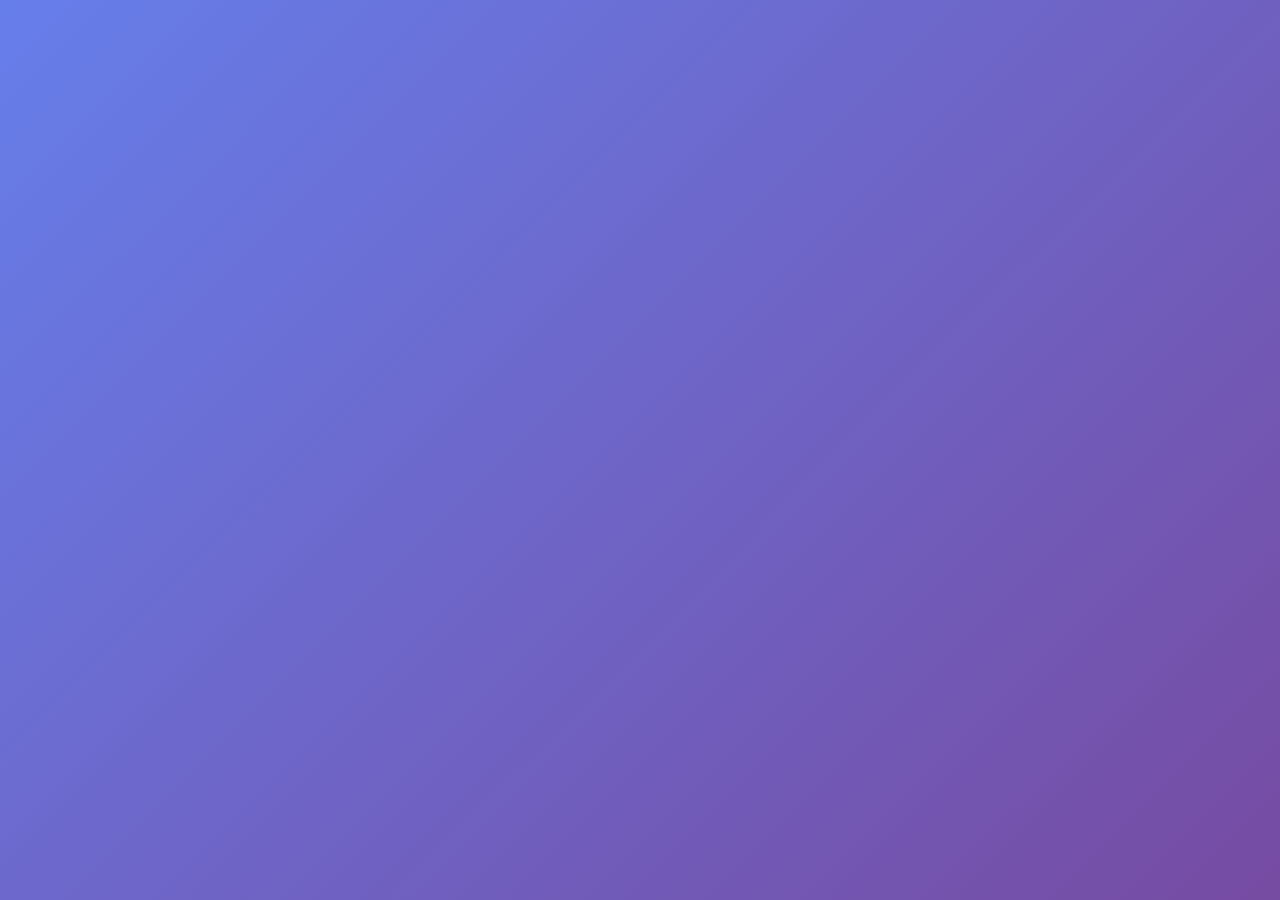
<file: login-signup(React)/index.html>
<!DOCTYPE html>
<html lang="en">
  <head>
    <meta charset="UTF-8" />
    <title>Login / Signup</title>
    <link rel="stylesheet" href="style.css" />
  </head>
  <body>
    <div id="root"></div>
    <script type="module" src="./index.js"></script>
  </body>
</html>
</file>
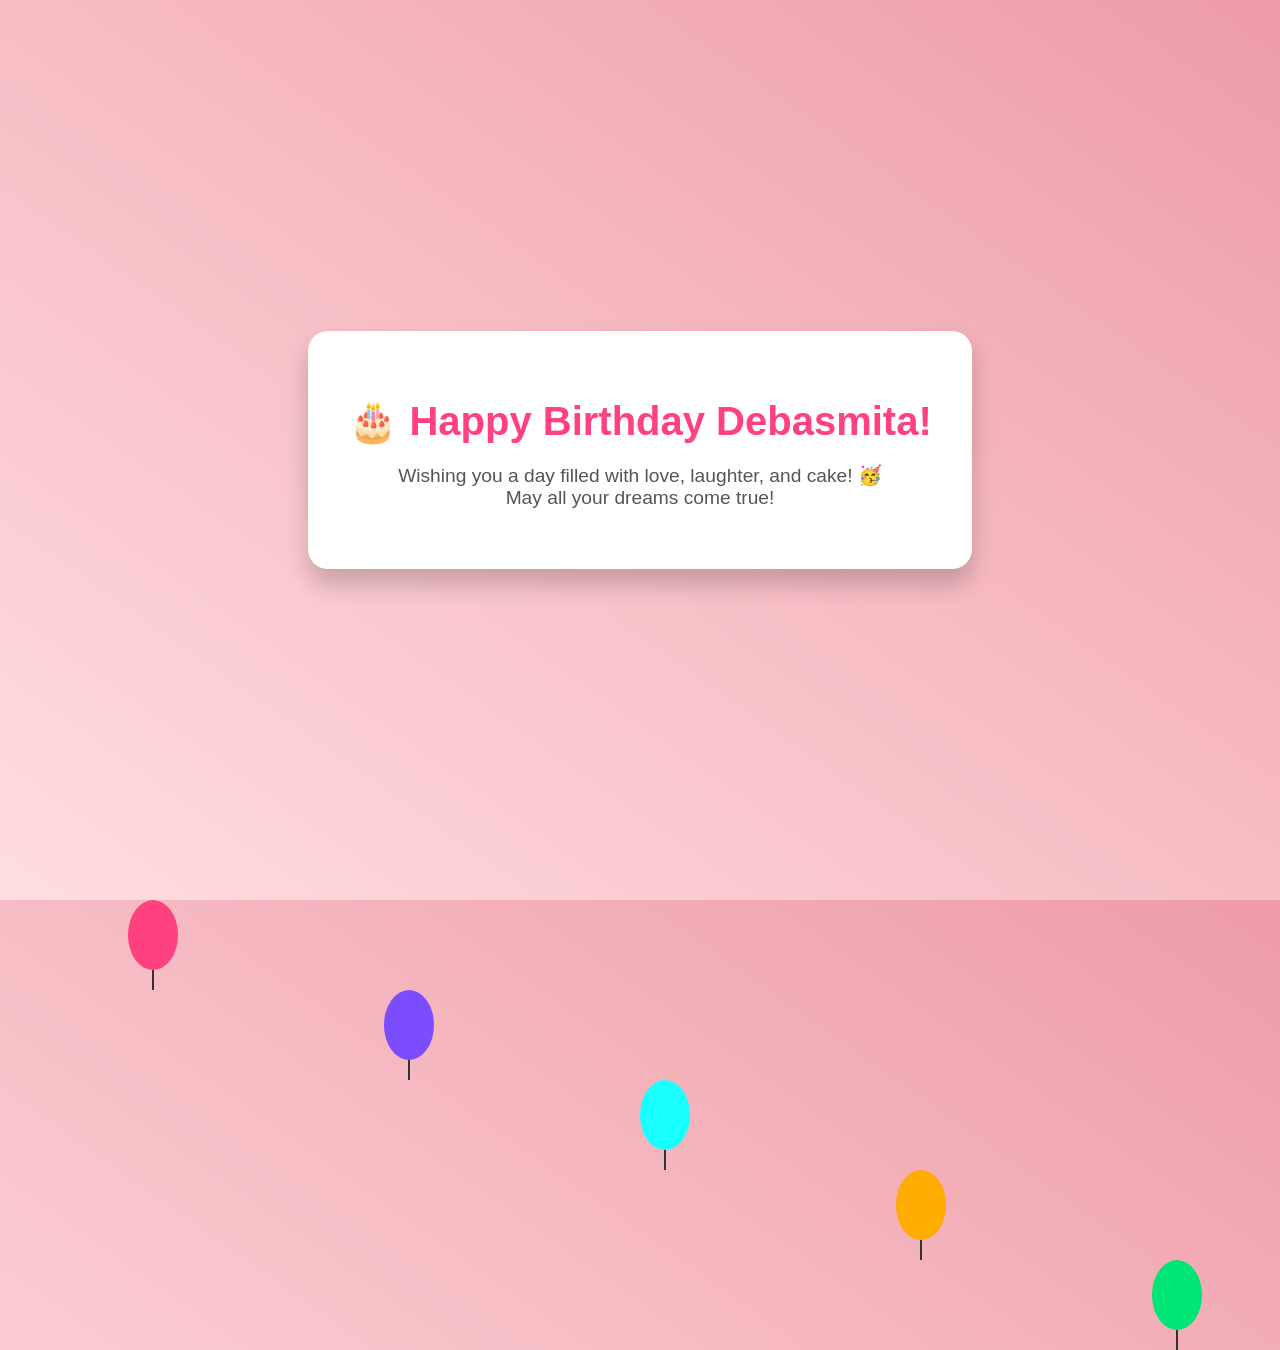
<file: birthdaycard.html>
<!DOCTYPE html>
<html lang="en">
<head>
  <meta charset="UTF-8">
  <title>Birthday Card</title>
  <style>
    body {
      margin: 0;
      font-family: 'Segoe UI', sans-serif;
      background: linear-gradient(to top right, #ffdde1, #ee9ca7);
      overflow: hidden;
      display: flex;
      align-items: center;
      justify-content: center;
      height: 100vh;
    }

    .card {
      background-color: #fff;
      padding: 40px;
      border-radius: 20px;
      box-shadow: 0 15px 25px rgba(0,0,0,0.2);
      text-align: center;
      animation: zoomIn 1.2s ease-out;
      position: relative;
      z-index: 10;
    }

    .card h1 {
      font-size: 2.5em;
      margin-bottom: 10px;
      color: #ff4081;
    }

    .card p {
      font-size: 1.2em;
      color: #555;
    }

    .balloon {
      position: absolute;
      width: 50px;
      height: 70px;
      background: #ff4081;
      border-radius: 50% 50% 50% 50%;
      animation: float 4s infinite ease-in-out;
    }

    .balloon::after {
      content: '';
      position: absolute;
      bottom: -20px;
      left: 50%;
      width: 2px;
      height: 20px;
      background: #333;
      transform: translateX(-50%);
    }

    .balloon:nth-child(1) {
      background: #ff4081;
      left: 10%;
      top: 100%;
      animation-delay: 0s;
    }

    .balloon:nth-child(2) {
      background: #7c4dff;
      left: 30%;
      top: 110%;
      animation-delay: 1s;
    }

    .balloon:nth-child(3) {
      background: #18ffff;
      left: 50%;
      top: 120%;
      animation-delay: 2s;
    }

    .balloon:nth-child(4) {
      background: #ffab00;
      left: 70%;
      top: 130%;
      animation-delay: 3s;
    }

    .balloon:nth-child(5) {
      background: #00e676;
      left: 90%;
      top: 140%;
      animation-delay: 4s;
    }

    @keyframes zoomIn {
      from {
        transform: scale(0.6);
        opacity: 0;
      }
      to {
        transform: scale(1);
        opacity: 1;
      }
    }

    @keyframes float {
      0% {
        transform: translateY(0) rotate(0deg);
      }
      50% {
        transform: translateY(-300px) rotate(10deg);
      }
      100% {
        transform: translateY(-600px) rotate(-10deg);
      }
    }

  </style>
</head>
<body>
  <!-- Balloons -->
  <div class="balloon"></div>
  <div class="balloon"></div>
  <div class="balloon"></div>
  <div class="balloon"></div>
  <div class="balloon"></div>

  <!-- Card -->
  <div class="card">
    <h1>🎂 Happy Birthday Debasmita!</h1>
    <p>Wishing you a day filled with love, laughter, and cake! 🥳<br>May all your dreams come true!</p>
  </div>
</body>
</html>
</file>
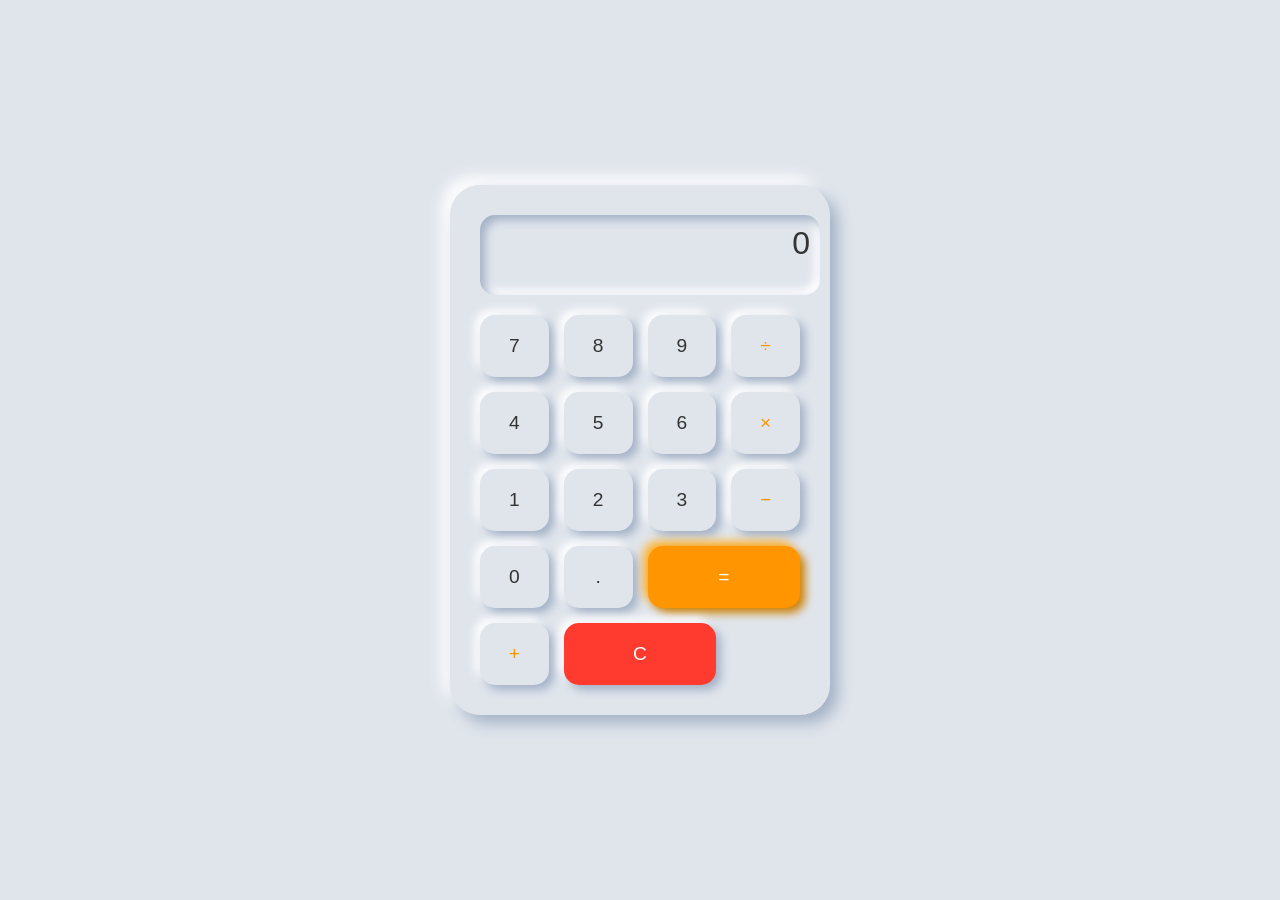
<file: calculator.html>
<!DOCTYPE html>
<html lang="en">
<head>
  <meta charset="UTF-8" /><meta name="viewport" content="width=device-width, initial-scale=1.0" />
  <title> Calculator</title>
  <style>
    body {
      display: flex; justify-content: center; align-items: center;
      height: 100vh; margin: 0;
      background: #e0e5ec;
      font-family: 'Segoe UI', sans-serif;
    }
    .calc {
      background: #e0e5ec;
      border-radius: 30px;
      box-shadow:
        8px 8px 15px #a3b1c6,
        -8px -8px 15px #ffffff;
      padding: 30px;
      width: 320px;
    }
    .display {
      width: 100%;
      height: 60px;
      margin-bottom: 20px;
      border-radius: 15px;
      background: #e0e5ec;
      box-shadow: inset 5px 5px 10px #a3b1c6, inset -5px -5px 10px #ffffff;
      text-align: right;
      font-size: 2rem;
      padding: 10px;
      color: #333;
    }
    .buttons {
      display: grid;
      grid-template-columns: repeat(4, 1fr);
      gap: 15px;
    }
    button {
      padding: 20px;
      font-size: 1.2rem;
      border: none;
      border-radius: 15px;
      background: #e0e5ec;
      box-shadow: 5px 5px 10px #a3b1c6, -5px -5px 10px #ffffff;
      cursor: pointer;
      transition: all .2s;
      color: #333;
    }
    button:active {
      box-shadow: inset 5px 5px 10px #a3b1c6, inset -5px -5px 10px #ffffff;
    }
    .operator { color: #ff9500; }
    .equal {
      grid-column: span 2;
      background: #ff9500;
      color: white;
      box-shadow: 5px 5px 10px #cc7f00, -5px -5px 10px #ffb533;
    }
    .equal:active {
      background: #cc7f00;
    }
    .clear { grid-column: span 2; background: #ff3b30; color: white; }
    .clear:active { background: #c32a1f; }
    @media (max-width: 350px) {
      .calc { width: 90%; }
      button { padding: 15px; font-size: 1rem; }
    }
  </style>
</head>
<body>
  <div class="calc">
    <div id="display" class="display">0</div>
    <div class="buttons">
      <button onclick="press('7')">7</button>
      <button onclick="press('8')">8</button>
      <button onclick="press('9')">9</button>
      <button class="operator" onclick="press('/')">÷</button>
      <button onclick="press('4')">4</button>
      <button onclick="press('5')">5</button>
      <button onclick="press('6')">6</button>
      <button class="operator" onclick="press('*')">×</button>
      <button onclick="press('1')">1</button>
      <button onclick="press('2')">2</button>
      <button onclick="press('3')">3</button>
      <button class="operator" onclick="press('-')">−</button>
      <button onclick="press('0')">0</button>
      <button onclick="press('.')">.</button>
      <button class="equal" onclick="calculate()">=</button>
      <button class="operator" onclick="press('+')">+</button>
      <button class="clear" onclick="clearDisplay()">C</button>
    </div>
  </div>

  <script>
    let current = '';
    function press(val) {
      if (current === '0' && val !== '.') current = val;
      else current += val;
      document.getElementById('display').innerText = current;
    }
    function clearDisplay() {
      current = '';
      document.getElementById('display').innerText = '0';
    }
    function calculate() {
      try {
        current = String(eval(current));
        document.getElementById('display').innerText = current;
      } catch {
        document.getElementById('display').innerText = 'Error';
        current = '';
      }
    }
  </script>
</body>
</html>
</file>
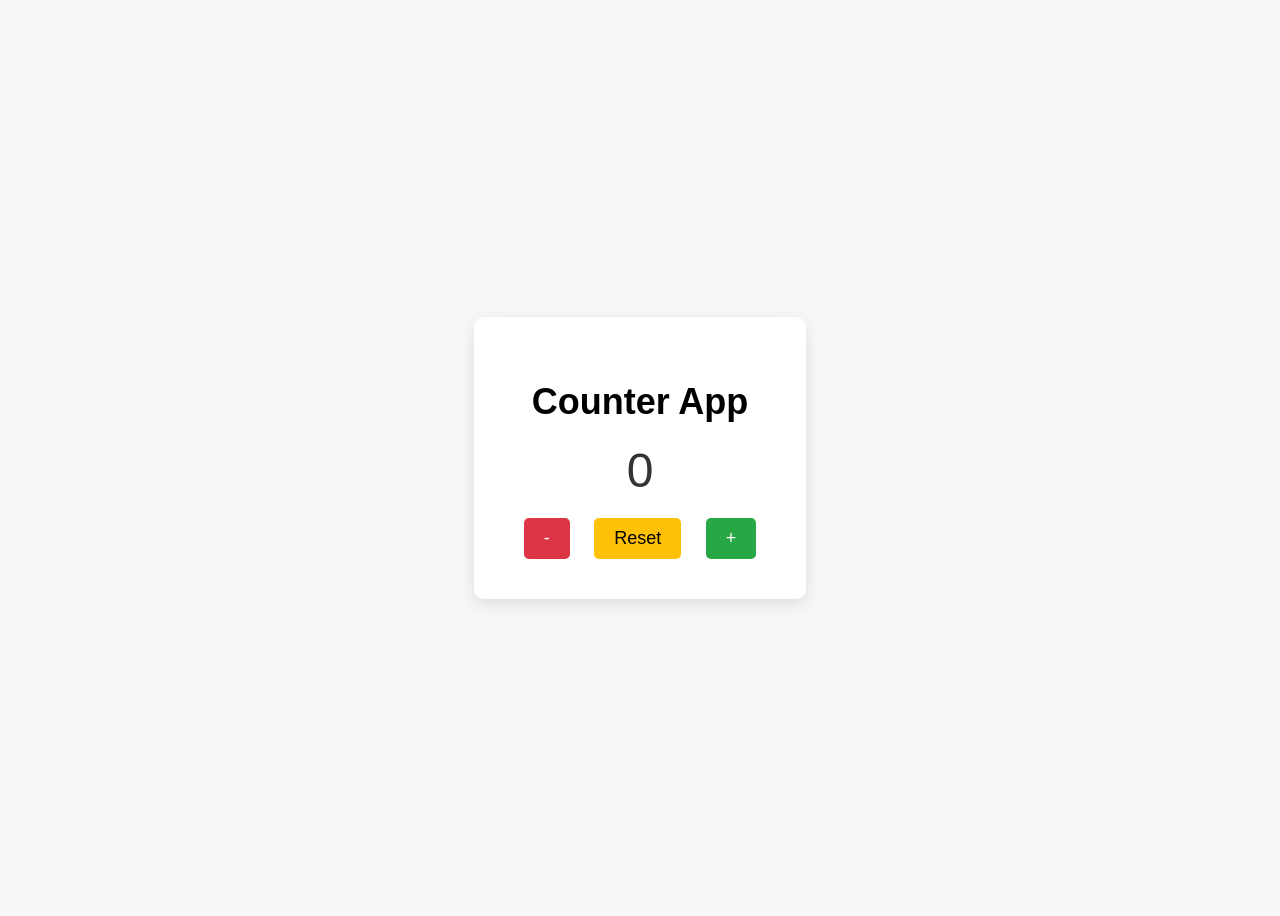
<file: counter.html>
<!DOCTYPE html>
<html lang="en">
<head>
  <meta charset="UTF-8">
  <title>Counter App</title>
  <style>
    body {
      background: #f7f7f7;
      font-family: 'Segoe UI', sans-serif;
      display: flex;
      justify-content: center;
      align-items: center;
      height: 100vh;
    }

    .counter-container {
      background: #fff;
      padding: 40px;
      border-radius: 10px;
      box-shadow: 0 5px 15px rgba(0,0,0,0.1);
      text-align: center;
    }

    h1 {
      font-size: 36px;
      margin-bottom: 20px;
    }

    #count {
      font-size: 48px;
      color: #333;
      margin: 20px 0;
    }

    .btn-group button {
      padding: 10px 20px;
      margin: 0 10px;
      font-size: 18px;
      border: none;
      border-radius: 5px;
      cursor: pointer;
      transition: 0.3s;
    }

    .increase {
      background: #28a745;
      color: white;
    }

    .decrease {
      background: #dc3545;
      color: white;
    }

    .reset {
      background: #ffc107;
      color: black;
    }

    .btn-group button:hover {
      opacity: 0.85;
    }
  </style>
</head>
<body>

  <div class="counter-container">
    <h1>Counter App</h1>
    <div id="count">0</div>
    <div class="btn-group">
      <button class="decrease" onclick="changeCount(-1)">-</button>
      <button class="reset" onclick="resetCount()">Reset</button>
      <button class="increase" onclick="changeCount(1)">+</button>
    </div>
  </div>

  <script>
    let count = 0;

    function changeCount(amount) {
      count += amount;
      updateDisplay();
    }

    function resetCount() {
      count = 0;
      updateDisplay();
    }

    function updateDisplay() {
      document.getElementById("count").textContent = count;
    }
  </script>

</body>
</html>
</file>
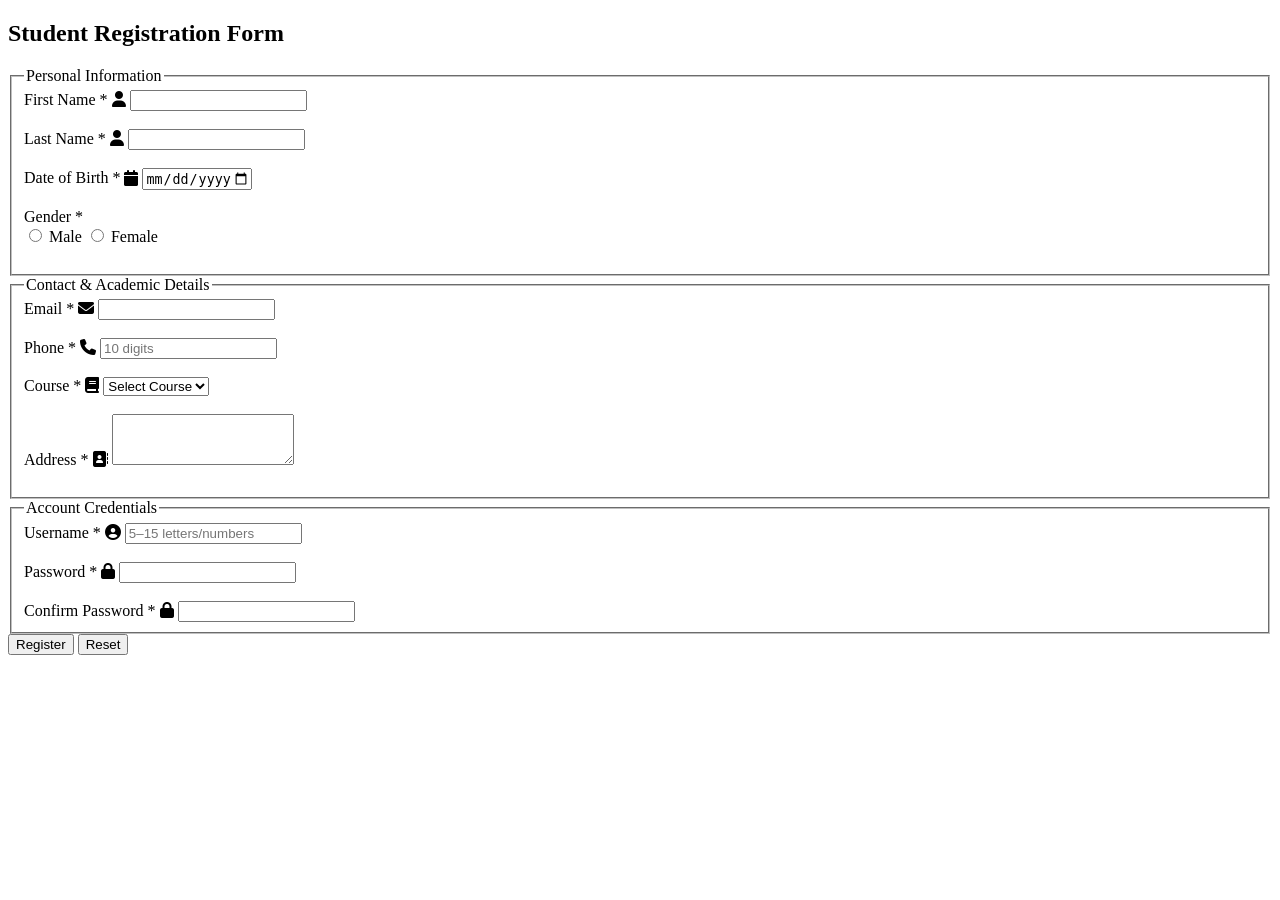
<file: form.html>
<!DOCTYPE html>
<html lang="en">
<head>
  <meta charset="UTF-8">
  <title>Student Registration Form</title>
  <meta name="viewport" content="width=device-width,initial-scale=1">
  <link rel="stylesheet"
    href="https://cdnjs.cloudflare.com/ajax/libs/font-awesome/6.2.1/css/all.min.css">

</head>
<body>

<div class="container">
  <h2>Student Registration Form</h2>
  <form id="regForm" action="/submit_registration" method="post">
    <!-- Personal Info -->
    <fieldset>
      <legend>Personal Information</legend>

      <div class="field">
        <label for="firstName">First Name *</label>
        <i class="fa fa-user icon"></i>
        <input type="text" id="firstName" name="firstName" required>
      </div>
<br>
      <div class="field">
        <label for="lastName">Last Name *</label>
        <i class="fa fa-user icon"></i>
        <input type="text" id="lastName" name="lastName" required>
      </div>
     <br>

      <div class="field">
        <label for="dob">Date of Birth *</label>
        <i class="fa fa-calendar icon"></i>
        <input type="date" id="dob" name="dob" max="2015-12-31" required>
      </div>
<br>
      <div class="field">
        <label>Gender *</label>
        <div>
          <label><input type="radio" name="gender" value="male" required> Male</label>
          <label><input type="radio" name="gender" value="female"> Female</label>
        </div>
        <br>
      </div>
    </fieldset>

    <!-- Contact & Academic -->
    <fieldset>
      <legend>Contact & Academic Details</legend>

      <div class="field">
        <label for="email">Email *</label>
        <i class="fa fa-envelope icon"></i>
        <input type="email" id="email" name="email" required>
      </div>
      <br>

      <div class="field">
        <label for="phone">Phone *</label>
        <i class="fa fa-phone icon"></i>
        <input type="tel" id="phone" name="phone" pattern="\\d{10}" required placeholder="10 digits">
      </div>
     <br>

      <div class="field">
        <label for="course">Course *</label>
        <i class="fa fa-book icon"></i>
        <select id="course" name="course" required>
          <option value="">Select Course</option>
          <option value="BTech">B.Tech</option>
          <option value="BCA">BCA</option>
          <option value="MCA">MCA</option>
          <option value="MBA">MBA</option>
        </select>
      </div>
      <br>

      <div class="field">
        <label for="address">Address *</label>
        <i class="fa fa-address-book icon"></i>
        <textarea id="address" name="address" rows="3" required></textarea>
      </div>
      <br>
    </fieldset>

    <!-- Credentials -->
    <fieldset>
      <legend>Account Credentials</legend>

      <div class="field">
        <label for="username">Username *</label>
        <i class="fa fa-user-circle icon"></i>
        <input type="text" id="username" name="username" required pattern="[A-Za-z0-9]{5,15}" placeholder="5–15 letters/numbers">
      </div>
      <br>

      <div class="field">
        <label for="password">Password *</label>
        <i class="fa fa-lock icon"></i>
        <input type="password" id="password" name="password" required minlength="8">
      </div>
      <br>

      <div class="field">
        <label for="confirm">Confirm Password *</label>
        <i class="fa fa-lock icon"></i>
        <input type="password" id="confirm" name="confirm" required>
      </div>
    
    </fieldset>

    <div class="submit-buttons">
      <button type="submit" class="submit">Register</button>
      <button type="reset" class="reset">Reset</button>
    </div>
  </form>
</div>
</body>
</html>
</file>
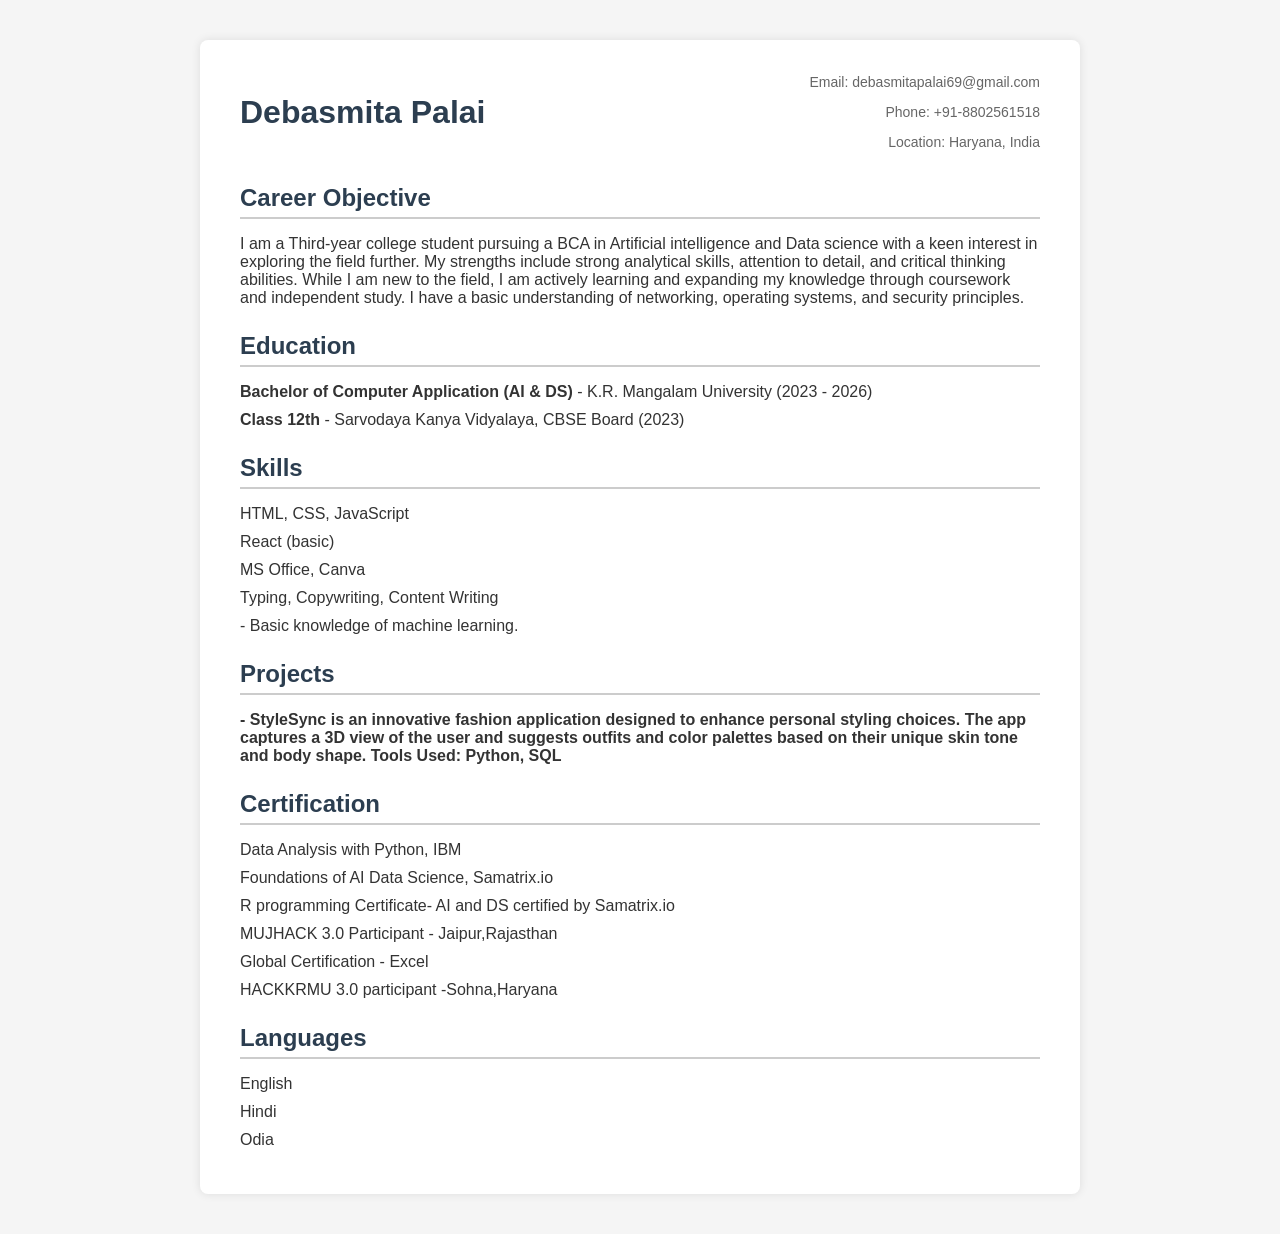
<file: resume.html>
<!DOCTYPE html>
<html lang="en">
<head>
  <meta charset="UTF-8">
  <title>My Resume</title>
  <style>
    body {
      font-family: Arial, sans-serif;
      margin: 40px;
      background-color: #f5f5f5;
      color: #333;
    }

    .container {
      max-width: 800px;
      margin: auto;
      background: white;
      padding: 20px 40px;
      box-shadow: 0 0 10px rgba(0,0,0,0.1);
      border-radius: 8px;
    }

    h1, h2 {
      color: #2c3e50;
    }

    .section {
      margin-bottom: 25px;
    }

    .section h2 {
      border-bottom: 2px solid #ccc;
      padding-bottom: 5px;
      margin-bottom: 15px;
    }

    ul {
      list-style: none;
      padding: 0;
    }

    li {
      margin-bottom: 10px;
    }

    .bold {
      font-weight: bold;
    }

    .contact {
      text-align: right;
      font-size: 14px;
      color: #666;
    }

    .name {
      display: flex;
      justify-content: space-between;
      align-items: center;
    }

  </style>
</head>
<body>
  <div class="container">
    <div class="name">
      <h1>Debasmita Palai</h1>
      <div class="contact">
        <p>Email: debasmitapalai69@gmail.com</p>
        <p>Phone: +91-8802561518</p>
        <p>Location: Haryana, India</p>
      </div>
    </div>

    <div class="section">
      <h2> Career Objective</h2>
      <p>I am a Third-year college student pursuing a BCA in Artificial intelligence and Data science with a keen interest
in exploring the field further. My strengths include strong analytical skills, attention to detail, and critical thinking
abilities. While I am new to the field, I am actively learning and expanding my knowledge through coursework
and independent study. I have a basic understanding of networking, operating systems, and security principles.</p>
    </div>

    <div class="section">
      <h2>Education</h2>
      <ul>
        <li><span class="bold">Bachelor of Computer Application (AI & DS)</span> - K.R. Mangalam University (2023 - 2026)</li>
        <li><span class="bold">Class 12th</span> - Sarvodaya Kanya Vidyalaya, CBSE Board (2023)</li>
      </ul>
    </div>

    <div class="section">
      <h2>Skills</h2>
      <ul>
        <li>HTML, CSS, JavaScript</li>
        <li>React (basic)</li>
        <li>MS Office, Canva</li>
        <li>Typing, Copywriting, Content Writing</li>
        <li> - Basic knowledge of machine learning.</li>
      </ul>
    </div>

    <div class="section">
      <h2>Projects</h2>
      <ul>
        <li><span class="bold"> - StyleSync is an innovative fashion application designed to enhance personal styling choices. The app
captures a 3D view of the user and suggests outfits and color palettes based on their unique skin tone and
body shape.
Tools Used: Python, SQL</li>
    
        
      </ul>
    </div>

    <div class="section">
      <h2>Certification</h2>
      <ul>
        <li>Data Analysis with Python, IBM</li>
        <li>Foundations of AI Data Science, Samatrix.io</li>
        <li>R programming Certificate- AI and DS certified by Samatrix.io</li>
        <li>MUJHACK 3.0 Participant - Jaipur,Rajasthan</li>
        <li>Global Certification - Excel</li>
        <li>HACKKRMU 3.0 participant -Sohna,Haryana</li>
      </ul>
    </div>

    <div class="section">
      <h2>Languages</h2>
      <ul>
        <li>English</li>
        <li>Hindi</li>
        <li>Odia</li>
      </ul>
    </div>
  </div>
</body>
</html>
</file>
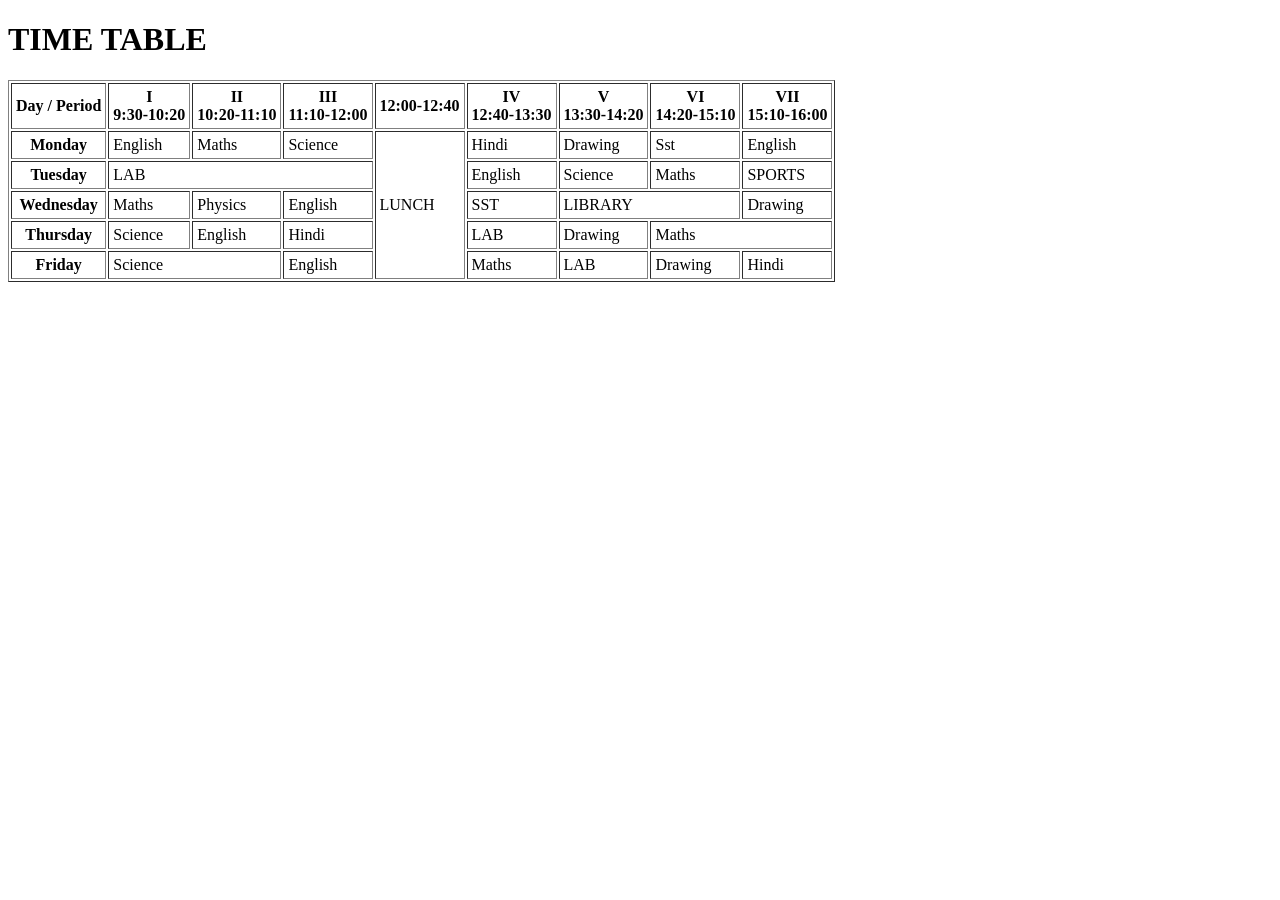
<file: table.html>
<!DOCTYPE html>
<html lang="en">
<head>
  <meta charset="UTF-8">
  <meta name="viewport" content="width=device-width, initial-scale=1">
  <title>TIME TABLE</title>
</head>
<body>
  <h1>TIME TABLE</h1>
  <table border="1" cellpadding="4" cellspacing="2">
    <tr>
      <th>Day / Period</th>
      <th>I<br>9:30-10:20</th>
      <th>II<br>10:20-11:10</th>
      <th>III<br>11:10-12:00</th>
      <th>12:00-12:40</th>
      <th>IV<br>12:40-13:30</th>
      <th>V<br>13:30-14:20</th>
      <th>VI<br>14:20-15:10</th>
      <th>VII<br>15:10-16:00</th>
    </tr>
    <tr>
      <th>Monday</th>
      <td class="subject">English</td>
      <td class="subject">Maths</td>
      <td class="subject">Science</td>
      <td rowspan="5" class="lunch">LUNCH</td>
      <td class="subject">Hindi</td>
      <td class="subject">Drawing</td>
      <td class="subject">Sst</td>
      <td class="subject">English</td>
    </tr>
    <tr>
      <th>Tuesday</th>
      <td colspan="3" class="subject">LAB</td>
      <td class="subject">English</td>
      <td class="subject">Science</td>
      <td class="subject">Maths</td>
      <td class="subject">SPORTS</td>
    </tr>
    <tr>
      <th>Wednesday</th>
      <td class="subject">Maths</td>
      <td class="subject">Physics</td>
      <td class="subject">English</td>
      <td class="subject">SST</td>
      <td colspan="2" class="subject">LIBRARY</td>
      <td class="subject">Drawing</td>
    </tr>
    <tr>
      <th>Thursday</th>
      <td class="subject">Science</td>
      <td class="subject">English</td>
      <td class="subject">Hindi</td>
      <td class="subject">LAB</td>
      <td class="subject">Drawing</td>
       <td colspan="2"class="subject">Maths</td>
    </tr>
    <tr>
      <th>Friday</th>
      <td colspan="2"class="subject">Science</td>
      <td class="subject">English</td>
      <td class="subject">Maths</td>
      <td class="subject">LAB</td>
      <td class="subject">Drawing</td>
      <td class="subject">Hindi</td>
    </tr>
  </table>
</body>
</html>
</file>
<file: login-signup(React)/style.css>
* {
  margin: 0;
  padding: 0;
  box-sizing: border-box;
  font-family: 'Segoe UI', sans-serif;
}

body {
  background: linear-gradient(135deg, #667eea, #764ba2);
  height: 100vh;
  display: flex;
  align-items: center;
  justify-content: center;
}

.container {
  width: 100%;
  max-width: 400px;
}

.form-box {
  background: #fff;
  padding: 30px 40px;
  border-radius: 15px;
  box-shadow: 0 10px 25px rgba(0, 0, 0, 0.2);
  text-align: center;
}

.form-box h2 {
  margin-bottom: 20px;
  color: #333;
}

.form-box form input {
  width: 100%;
  padding: 12px;
  margin: 10px 0;
  border: 2px solid #ddd;
  border-radius: 8px;
  transition: 0.3s;
}

.form-box form input:focus {
  border-color: #764ba2;
  outline: none;
}

.form-box button {
  width: 100%;
  padding: 12px;
  background: #764ba2;
  border: none;
  border-radius: 8px;
  color: white;
  font-weight: bold;
  cursor: pointer;
  margin-top: 10px;
  transition: background 0.3s;
}

.form-box button:hover {
  background: #5a3d8a;
}

.form-box p {
  margin-top: 15px;
  font-size: 0.95rem;
}

.form-box span {
  color: #764ba2;
  cursor: pointer;
  font-weight: bold;
  margin-left: 5px;
  transition: 0.2s;
}

.form-box span:hover {
  text-decoration: underline;
}
</file>
